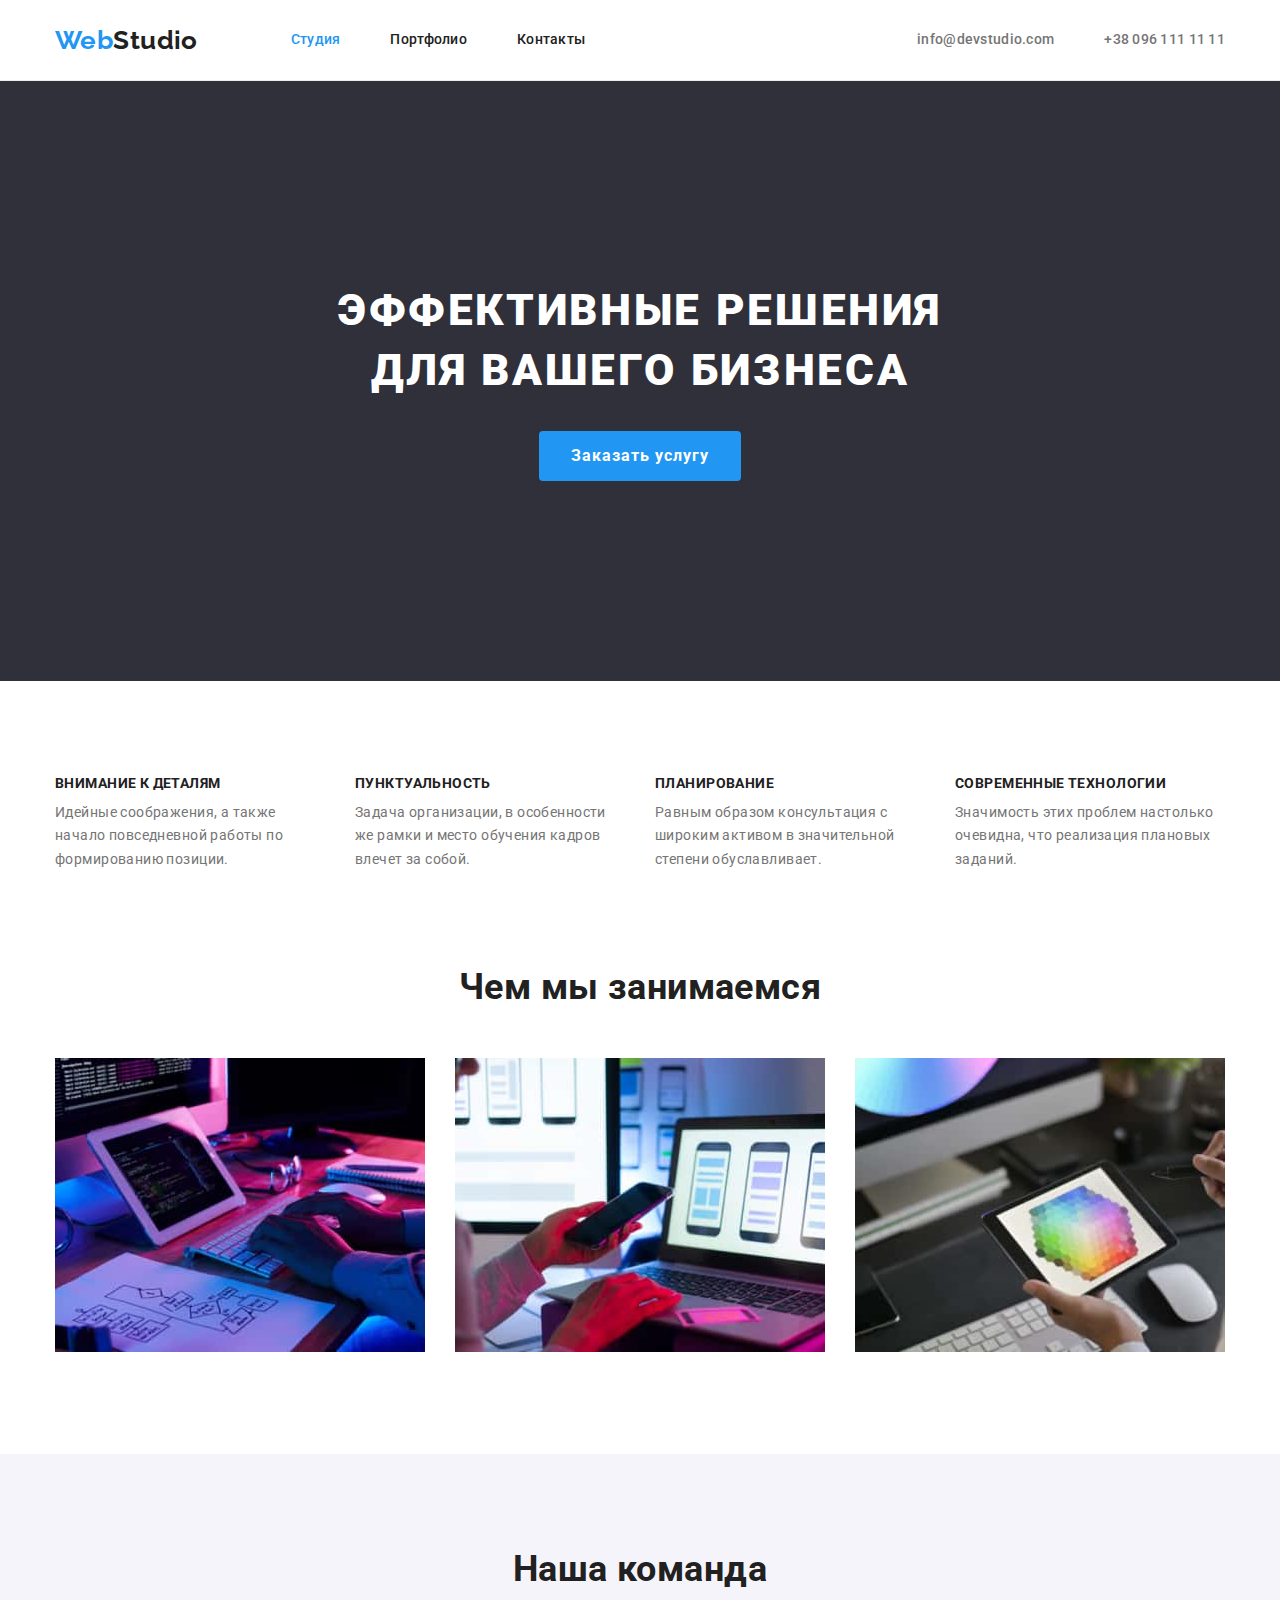
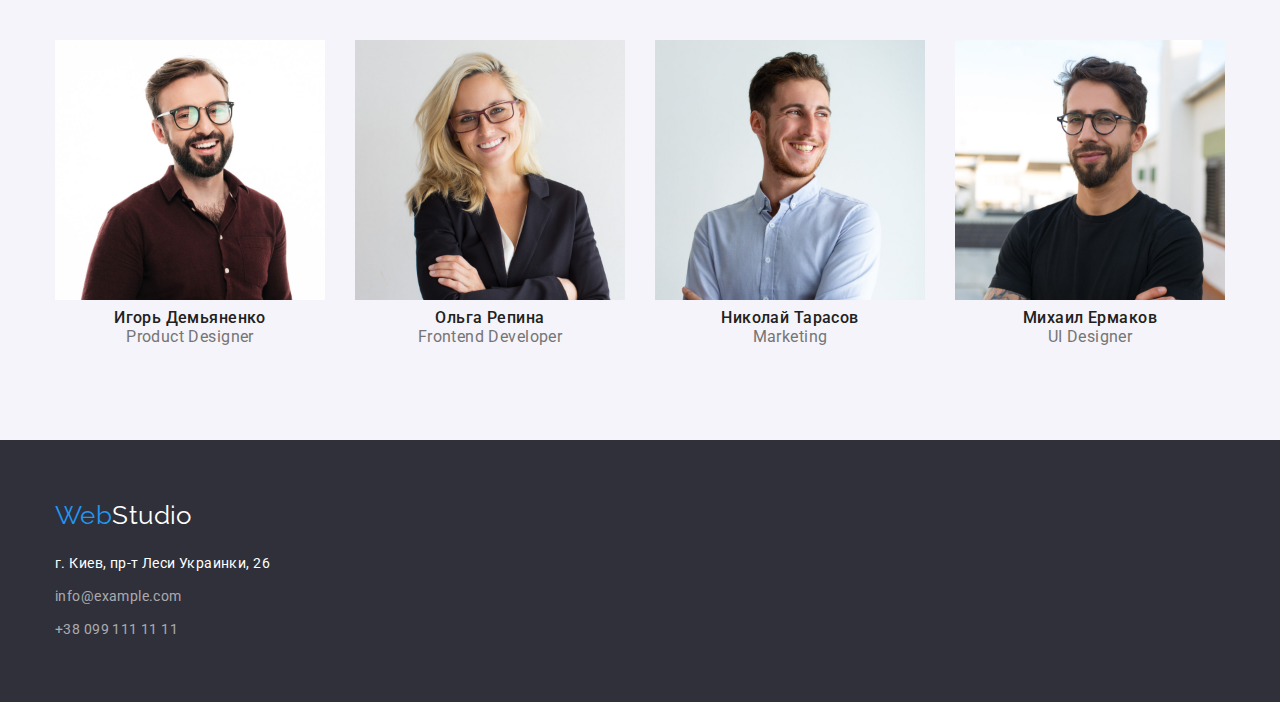
<file: index.html>
<!DOCTYPE html>
<html lang="en">
<head>
    <meta charset="UTF-8">
    <meta http-equiv="X-UA-Compatible" content="IE=edge">
    <meta name="viewport" content="width=device-width, initial-scale=1.0">
    <title>Document</title>
    <link 
        href="https://fonts.googleapis.com/css2?family=Raleway:wght@700&family=Roboto:wght@400;500;700;900&display=swap"
        rel="stylesheet"
    />
    <link rel="stylesheet" href="https://cdnjs.cloudflare.com/ajax/libs/modern-normalize/1.1.0/modern-normalize.min.css">
    <link rel="stylesheet" href="./css/styles.css">
</head>
<body>
    <header class="border-header">
        <div class="conteiner cont-header">
            <nav class="nav">
                <a href="./index.html" class="logo">Web<span>Studio</span></a>
            <ul class="nav-header">
                <li class="nav-header-item">
                    <a href="./index.html" class="link active-page">Студия</a></li>
                <li class="nav-header-item">
                    <a href="./portfolio.html" class="link">Портфолио</a></li>
                <li class="nav-header-item">
                    <a href="#" class="link">Контакты</a></li>
            </ul>
            </nav>
            <ul class="head-contacts"> 
                <li class="contacts-item">
                    <a href="mailto:info@devstudio.com" class="contacts">info@devstudio.com</a></li>
                <li class="contacts-item">
                    <a href="tel:+380961111111" class="contacts">+38 096 111 11 11</a></li>
            </ul>
        </div>
    </header>

    <main>
    <section class="main-section">
        <h1 class="main-section-title">Эффективные решения для вашего бизнеса</h1>
        <button type="button" class="main-button">Заказать услугу</button>
    </section>
    
    <section class="section">
        <div class="conteiner">
        <h2 class="invisible-title">Наши преимущества</h2>
        <ul class="advantages">
            <li class="advantages-item">
                <h3 class="advantages-title">Внимание к деталям</h3>
                <p class="advantages-text">Идейные соображения, а также начало повседневной работы по формированию позиции.</p>
            </li>
            <li class="advantages-item">
                <h3 class="advantages-title">Пунктуальность</h3>
                <p class="advantages-text">Задача организации, в особенности же рамки и место обучения кадров влечет за собой.</p>
            </li>
            <li class="advantages-item">
                <h3 class="advantages-title">Планирование</h3>
                <p class="advantages-text">Равным образом консультация с широким активом в значительной степени обуславливает.</p>
            </li>
            <li class="advantages-item">
                <h3 class="advantages-title">Современные технологии</h3>
                <p class="advantages-text">Значимость этих проблем настолько очевидна, что реализация плановых заданий.</p>
            </li>
        </ul>
        </div>
    </section>

    <section class="section services-section">
        <div class="conteiner">
        <h2 class="services">Чем мы занимаемся</h2>
        <ul class="services-list">
            <li><img src="./images/layout.jpg" alt="верстка" width="370"></li>
            <li><img src="./images/apps.jpg" alt="приложения" width="370"></li>
            <li><img src="./images/design.jpg" alt="дизайн" width="370"></li>
        </ul>
        </div>
    </section>

    <section class="section staff-section">
        <div class="conteiner">
        <h2 class="staff-title">Наша команда</h2>
        <ul class="staff-list">
            <li>
                <img src="./images/igor.jpg" alt="дизайнер" width="270">
                <h3 class="staff-name">Игорь Демьяненко</h3>
                <p class="staff-text">Product Designer</p>
            </li>
            <li>
                <img src="./images/olga.jpg" alt="разработчик" width="270">
                <h3 class="staff-name">Ольга Репина</h3>
                <p class="staff-text">Frontend Developer</p>
            </li>
            <li>
                <img src="./images/niko.jpg" alt="маркетолог" width="270">
                <h3 class="staff-name">Николай Тарасов</h3>
                <p class="staff-text">Marketing</p>
            </li>
            <li>
                <img src="./images/mike.jpg" alt="дизайнер" width="270">
                <h3 class="staff-name">Михаил Ермаков</h3>
                <p class="staff-text">UI Designer</p>
            </li>
        </ul>
        </div>
    </section>
    </main>

    <footer class="footer">
        <div class="conteiner">
        <a class="logo-footer" href="./index.html">Web<span>Studio</span></a>
        <address class="address-footer">
            <p class="address-footer">г. Киев, пр-т Леси Украинки, 26</p>
            <a class="contacts-footer" href="mailto:info@example.com">info@example.com</a>
            <!-- <br /> -->
            <a class="contacts-footer" href="tel:+380991111111">+38 099 111 11 11</a>
        </address>
        </div>
    </footer>
    </body>
</html>
</file>
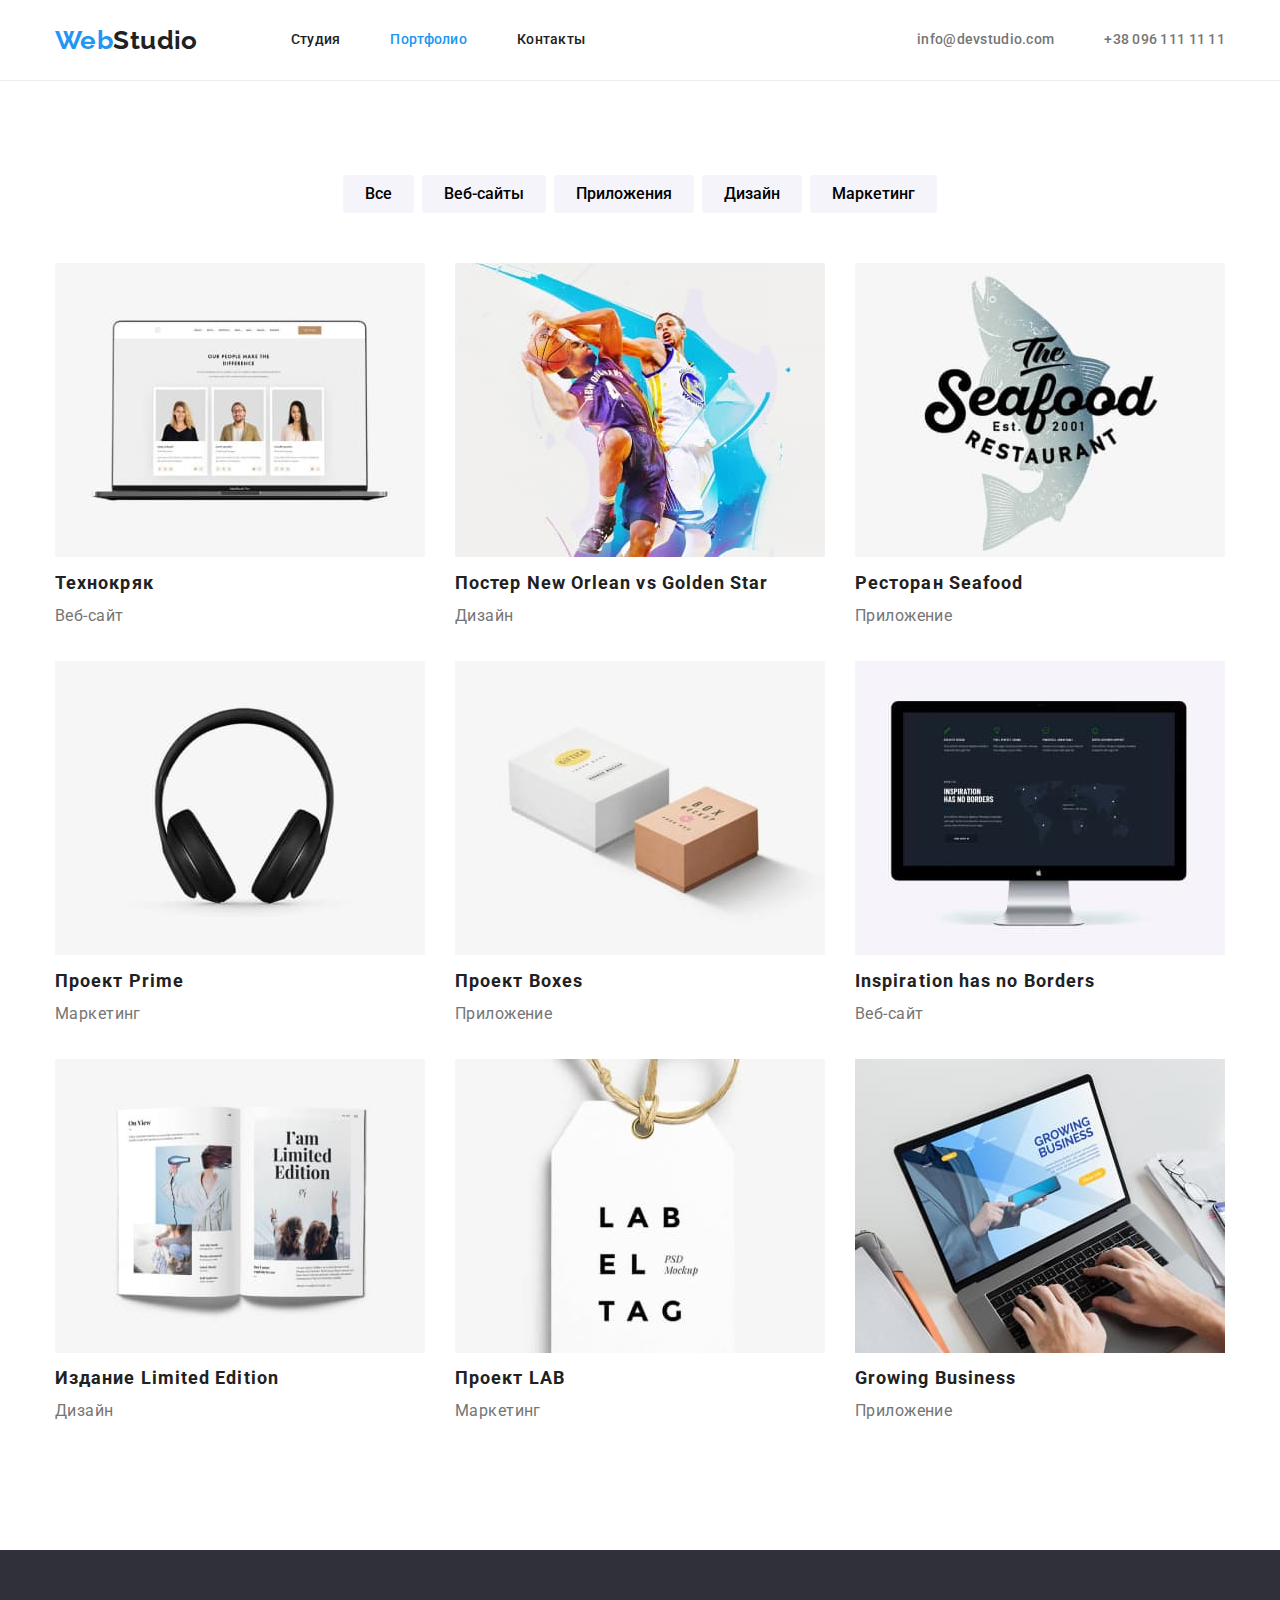
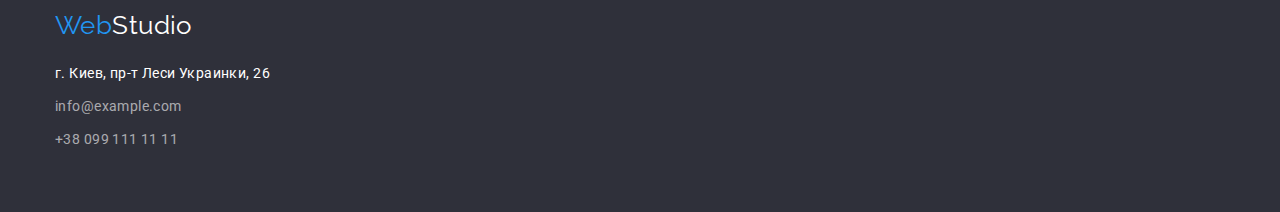
<file: portfolio.html>
<!DOCTYPE html>
<html lang="en">
<head>
    <meta charset="UTF-8">
    <meta http-equiv="X-UA-Compatible" content="IE=edge">
    <meta name="viewport" content="width=device-width, initial-scale=1.0">
    <title>Document</title>
    <link href="https://fonts.googleapis.com/css2?family=Raleway:wght@700&family=Roboto:wght@400;500;700;900&display=swap"
        rel="stylesheet">
    <link rel="stylesheet" href="https://cdnjs.cloudflare.com/ajax/libs/modern-normalize/1.1.0/modern-normalize.min.css">
    <link rel="stylesheet" href="./css/styles.css">
</head>
<body>
    <header class="border-header">
        <div class="conteiner cont-header">
            <nav class="nav">
                <a href="./index.html" class="logo">Web<span>Studio</span></a>
                <ul class="nav-header">
                    <li class="nav-header-item">
                        <a href="./index.html" class="link">Студия</a>
                    </li>
                    <li class="nav-header-item">
                        <a href="./portfolio.html" class="link active-page">Портфолио</a>
                    </li>
                    <li class="nav-header-item">
                        <a href="#" class="link">Контакты</a>
                    </li>
                </ul>
            </nav>
            <ul class="head-contacts">
                <li class="contacts-item">
                    <a href="mailto:info@devstudio.com" class="contacts">info@devstudio.com</a>
                </li>
                <li class="contacts-item">
                    <a href="tel:+380961111111" class="contacts">+38 096 111 11 11</a>
                </li>
            </ul>
        </div>
    </header>

    <main>
        <h1 class="invisible-title">Наши работы</h1>
    
        <section class="section padding-section">
            <div class="container">
            <h2 class="invisible-title">Фильтр</h2>
            <ul class="filter-list">
                <li class="item"><button type="button" class="filter-button">Все</button></li>
                <li class="item"><button type="button" class="filter-button">Веб-сайты</button></li>
                <li class="item"><button type="button" class="filter-button">Приложения</button></li>
                <li class="item"><button type="button" class="filter-button">Дизайн</button></li>
                <li class="item"><button type="button" class="filter-button">Маркетинг</button></li>
            </ul>
            </div>
         </section>

         <section class="section project-padding">
            <div class="conteiner">
            <ul class="project-list">
                <li class="project-list-item">
                    <a href="#"> <img src="images/tehnocrack.jpg" alt="Технокряк" width="370">
                    <h3 class="project-title">Технокряк</h3>
                    <p class="project-text">Веб-сайт</p></a>
                </li>
                <li class="project-list-item">
                    <a href="#"> <img src="images/nba.jpg" alt="НБА" width="370">
                    <h3 class="project-title">Постер New Orlean vs Golden Star</h3>
                    <p class="project-text"> Дизайн</p></a>
                </li>
                <li class="project-list-item">
                    <a href="#"> <img src="images/seafood.jpg" alt="ресторан" width="370">
                    <h3 class="project-title">Ресторан Seafood</h3>
                    <p class="project-text">Приложение</p></a>
                </li>
                <li class="project-list-item">
                    <a href="#"> <img src="images/headphones.jpg" alt="наушники" width="370">
                    <h3 class="project-title">Проект Prime</h3>
                    <p class="project-text">Маркетинг</p></a>
                </li>
                <li class="project-list-item">
                    <a href="#"> <img src="images/boxes.jpg" alt="Коробки" width="370">
                    <h3 class="project-title">Проект Boxes</h3>
                    <p class="project-text">Приложение</p></a>
                </li>
                <li class="project-list-item">
                    <a href="#"> <img src="images/monitor.jpg" alt="Монитор" width="370">
                    <h3 class="project-title">Inspiration has no Borders</h3>
                    <p class="project-text">Веб-сайт</p></a>
                </li>
                <li class="project-list-item">
                    <a href="#"> <img src="images/book.jpg" alt="Издание Limited Edition" width="370"></a>
                    <h3 class="project-title">Издание Limited Edition</h3>
                    <p class="project-text">Дизайн</p>
                </li>
                <li class="project-list-item">
                    <a href="#"> <img src="images/label.jpg" alt="Проект LAB" width="370"></a>
                    <h3 class="project-title">Проект LAB</h3>
                    <p class="project-text">Маркетинг</p>
                </li>
                <li class="project-list-item">
                    <a href="#"> <img src="images/business.jpg" alt="Growing Business" width="370"></a>
                    <h3 class="project-title">Growing Business</h3>
                    <p class="project-text">Приложение</p>
                </li>
            </ul>
            </div>
         </section>
    </main>
    
    <footer class="footer">
        <div class="conteiner">
            <a class="logo-footer" href="./index.html">Web<span>Studio</span></a>
            <address class="address-footer">
                <p class="address-footer">г. Киев, пр-т Леси Украинки, 26</p>
                <a class="contacts-footer" href="mailto:info@example.com">info@example.com</a>
                <!-- <br /> -->
                <a class="contacts-footer" href="tel:+380991111111">+38 099 111 11 11</a>
            </address>
        </div>
    </footer>
</body>
</html>
</file>
<file: css/styles.css>
:root {
--primary-text-color: #757575;
--secondary-text-color: #212121;
--accent-color: #2196F3;
--primary-white-color: #FFFFFF;
}
body {
    font-family: "Roboto", "arial",
    sans-serif;
    font-weight: 700;
    font-size: 14px;
    line-height: 1.71;
    letter-spacing: 0.03em;
    color: var(--primary-text-color);
}
h1,
h2,
h3,
p,
ul {
    margin: 0;
}
a {
    text-decoration: none;
}
ul {
    list-style: none;
    margin: 0;
    padding-left: 0;
}
.section {
    padding-bottom: 94px;
    padding-top: 94px;
}
.conteiner {
    width: 1200px;
    padding-left: 15px;
    padding-right: 15px;
    margin-left: auto;
    margin-right: auto;
}
.cont-header {
    display: flex;
    align-items: center;
}
.border-header {
    border-bottom: 1px solid #ECECEC;
}
.logo{
    color: var(--accent-color);
    font-family: "Raleway", sans-serif;
    font-size: 26px;
    line-height: 1.19;
    margin-right: 93px;
}
.logo span {
    color: var(--secondary-text-color);
}
.nav {
    display: flex;
    align-items: center;
}
.nav-header {
    display: flex
}
.nav-header-item:not(:last-child) {
    margin-right: 50px;
}
.link {
    display: block;
    padding-top: 32px;
    padding-bottom: 32px;
    color: var(--secondary-text-color);
    font-weight: 500;
    line-height: 1.14;
    letter-spacing: 0.02em;
}
.head-contacts {
    margin-left: auto;
    display: flex;
}
.head-contacts 
.contacts-item:not(:last-child) {
    margin-right: 50px;
}
.link:hover,
.link:focus {
    color: var(--accent-color);
}
.active-page {
    color: var(--accent-color);
}
.contacts {
    color: var(--primary-text-color);
    font-weight: 500;
    line-height: 1.14;
    letter-spacing: 0.02em;
}
.contacts:hover,
.contacts:focus {
    color: var(--accent-color);
}

.active-page {
    color: var(--accent-color);
}
.main-section {
    background-color: #2F303A;
    display: flex;
    flex-direction: column;
    padding-top: 200px;
    padding-bottom: 200px;
    text-align: center;
    align-items: center
}
.main-section-title {
    color: var(--primary-white-color);
    font-weight: 900;
    font-size: 44px;
    line-height: 1.36;
    text-align: center;
    letter-spacing: 0.06em;
    text-transform: uppercase;
    width: 696px;
    margin-bottom: 30px;
}
.main-button {
    background-color: var(--accent-color);
    color: var(--primary-white-color);
    font-weight: 700;
    font-size: 16px;
    line-height: 1.87;
    display: inline-block;
    align-items: center;
    text-align: center;
    letter-spacing: 0.06em;
    cursor: pointer;
    border-radius: 4px;
    padding: 10px 32px;
    border: none;

}
.main-button:hover,
.main-button:focus {
    background-color: #188CE8;
}
.advantages-title {
    color: var(--secondary-text-color);
    font-size: 14px;
    line-height: 16px;
    text-transform: uppercase;
    margin-bottom: 10px;
}
.advantages-item {
    max-width: 270px;
}
.invisible-title {
    display: none;
}
.advantages-text {
    font-weight: 400;
    line-height: 1.71;
}
.advantages {
    display: flex;
    flex-wrap: wrap;
    justify-content: space-between;
}
.services {
    font-weight: bold;
    font-size: 36px;
    line-height: 42px;
    text-align: center;
    color: var(--secondary-text-color);
}
.services-section {
    padding-top: 0;
}
.services-list {
    display: flex;
    flex-wrap: wrap;
    justify-content: space-between;
    margin-top: 50px;
}
.staff-section {
    background: #F5F4FA;
}
.staff-title {
font-weight: bold;
font-size: 36px;
line-height: 42px;
text-align: center;
color: var(--secondary-text-color);
margin-bottom: 50px;
}
.staff-list {
    display: flex;
    flex-wrap: wrap;
    justify-content: space-between;
}
.staff-name {
    font-weight: 500;
    font-size: 16px;
    line-height: 1.19;
    color: var(--secondary-text-color);
    text-align: center;
}
.staff-text {
    font-weight: 400;
    font-size: 16px;
    line-height: 1.19;
    text-align: center;
}
.footer {
    background-color: #2F303A;
    font-weight: normal;
    line-height: 1.71;
    font-style: normal;
    padding-top: 60px;
    padding-bottom: 60px;
}
.logo-footer {
    font-family: 'Raleway', sans-serif;
    font-size: 26px;
    line-height: 1.2;
    color: var(--accent-color);
    text-decoration: none;
    margin-bottom: 20px;
}
.logo-footer span {
    color: var(--primary-white-color);
}
.address-footer {
    color: var(--primary-white-color);
    font-style: normal;
    margin-top: 20px;
}
.contacts-footer{
    color: rgba(255, 255, 255, 0.6);
    font-style: normal;
    margin-top: 9px;
    display: block;
}
.contacts-footer:hover,
.contacts-footer:focus {
    color: var(--accent-color);
}
.filter-list {
    display: flex;
    justify-content: center;
}
.filter-list .item:not(:last-child) {
    margin-right: 8px;
}
.filter-button {
    display: inline-block;
    padding-top: 6px;
    padding-bottom: 6px;
    padding-right: 22px;
    padding-left: 22px;
    border-radius: 4px;
    border-style: none;
    font-family: 'Roboto';
    font-style: normal;
    font-weight: 500;
    font-size: 16px;
    line-height: 1.62;
    text-align: center;
    background-color: #F5F4FA;
}
.filter-button:hover,
.filter-button:focus {
    color: var(--primary-white-color);
    background-color: var(--accent-color);

}
.project-title {
    font-weight: 700;
    font-size: 18px;
    line-height: 2;
    letter-spacing: 0.06em;
    color: var(--secondary-text-color);
}
.project-text {
    font-size: 16px;
    line-height: 1.87;
    color: var(--primary-text-color);
    font-weight:400;
}
.project-list {
    display: flex;
    flex-wrap: wrap;
}
.project-list-item {
    box-sizing: border-box;
    width: 370px;
    margin-right: 30px;
    margin-bottom: 30px;
}

.project-list-item:nth-child(3n) {
    margin-right: 0;
}
.padding-section {
    padding-bottom: 0;
}
.project-padding {
    padding-top: 50px;
}

/* color main text #757575 */
/* second color text #212121 */
/* white #FFFFFF */
/* accent #2196F3 */
/* second background color #F5F4FA */
</file>
